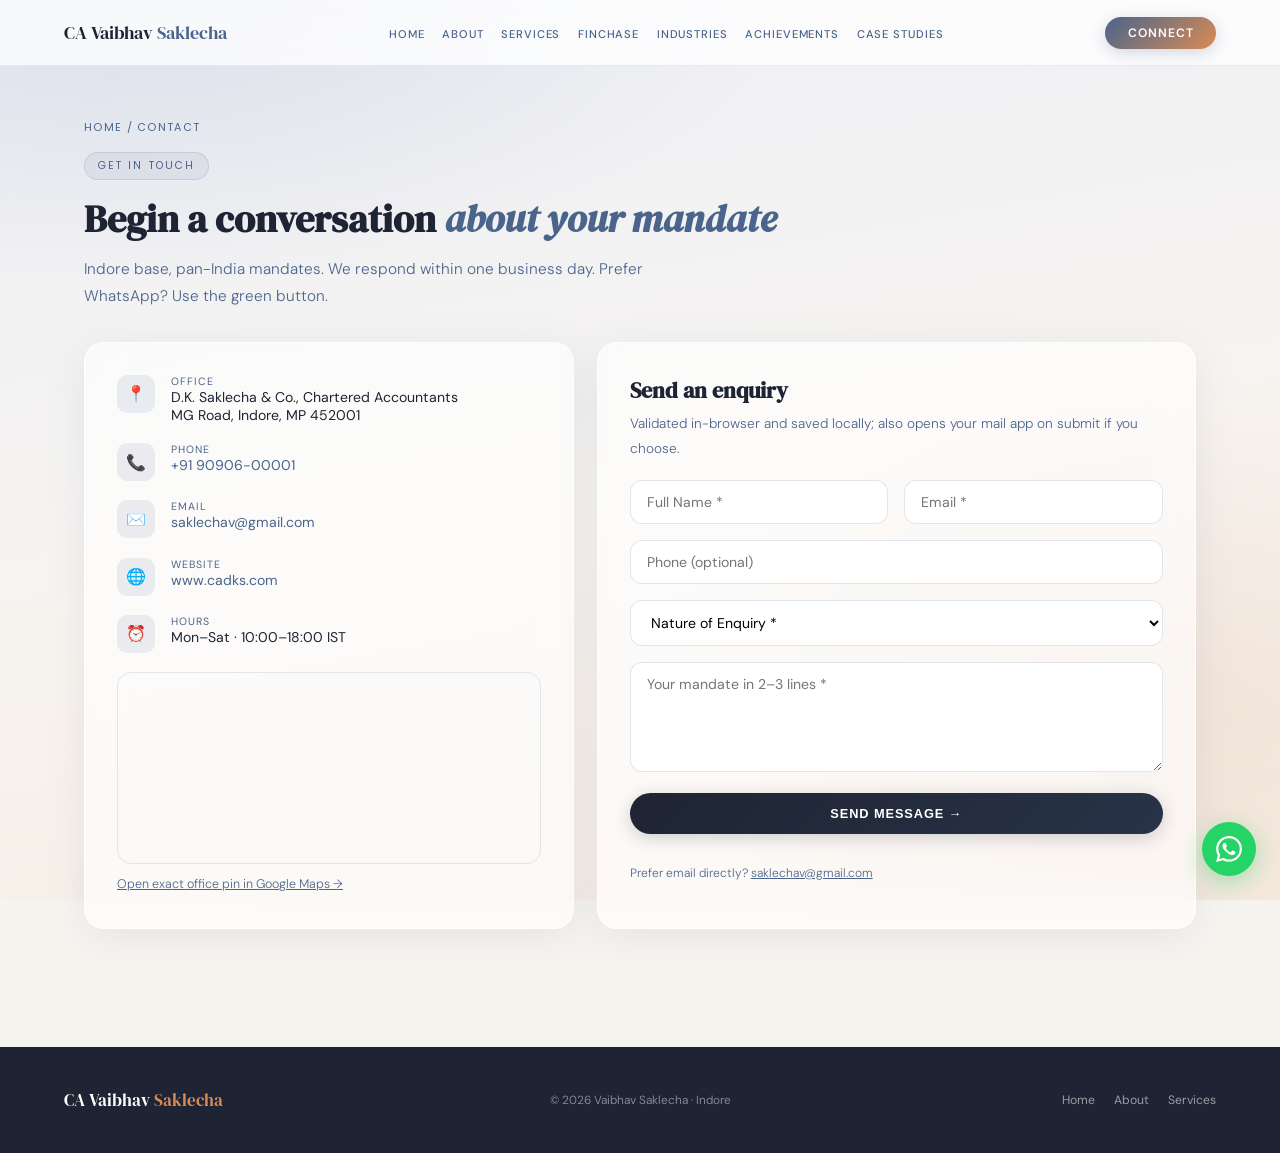
<file: contact.html>
<!DOCTYPE html>
<html lang="en"><head><meta charset="UTF-8"><meta name="viewport" content="width=device-width, initial-scale=1.0">
<title>Contact | CA Vaibhav Saklecha — Indore</title>
<meta name="description" content="Contact D.K. Saklecha & Co., MG Road Indore. Phone, email, map and enquiry form for project finance, IPO, ESG mandates.">
<link rel="icon" type="image/png" href="ca-india.png"><link rel="preconnect" href="https://fonts.googleapis.com">
<link href="https://fonts.googleapis.com/css2?family=DM+Serif+Display:ital@0;1&family=DM+Sans:wght@300;400;500;600&family=Poppins:wght@400;500;600&display=swap" rel="stylesheet">
<link rel="stylesheet" href="assets/css/style.css"></head><body>
<nav id="nav"><a href="index.html" class="nav-logo">CA Vaibhav <span>Saklecha</span></a>
<ul class="nav-links"><li><a href="index.html">Home</a></li><li><a href="about.html">About</a></li><li><a href="services.html">Services</a></li><li><a href="finchase.html">Finchase</a></li><li><a href="industries.html">Industries</a></li><li><a href="achievements.html">Achievements</a></li><li><a href="case-studies.html">Case Studies</a></li></ul>
<a href="contact.html" class="nav-cta">Connect</a><button class="nav-burger" id="burger" aria-label="Menu"><span></span><span></span><span></span></button></nav>
<div class="nav-drawer" id="drawer"><a href="index.html" onclick="closeDrawer()">Home</a><a href="about.html" onclick="closeDrawer()">About</a><a href="services.html" onclick="closeDrawer()">Services</a><a href="finchase.html" onclick="closeDrawer()">Finchase</a><a href="industries.html" onclick="closeDrawer()">Industries</a><a href="achievements.html" onclick="closeDrawer()">Achievements</a><a href="case-studies.html" onclick="closeDrawer()">Case Studies</a><a href="contact.html" onclick="closeDrawer()">Contact</a></div>
<main class="page">
<div class="breadcrumb"><a href="index.html">Home</a> / Contact</div>
<span class="section-tag">Get in Touch</span>
<h1 class="section-h2">Begin a conversation <span class="accent">about your mandate</span></h1>
<p class="section-sub">Indore base, pan-India mandates. We respond within one business day. Prefer WhatsApp? Use the green button.</p>
<div class="form-wrap reveal">
<div class="glass info-card">
<div class="ci"><div class="ic">📍</div><div><small>Office</small>D.K. Saklecha & Co., Chartered Accountants<br>MG Road, Indore, MP 452001</div></div>
<div class="ci"><div class="ic">📞</div><div><small>Phone</small><a href="tel:+919090600001" style="color:var(--teal);text-decoration:none">+91 90906-00001</a></div></div>
<div class="ci"><div class="ic">✉️</div><div><small>Email</small><a href="mailto:saklechav@gmail.com" style="color:var(--teal);text-decoration:none">saklechav@gmail.com</a></div></div>
<div class="ci"><div class="ic">🌐</div><div><small>Website</small><a href="http://www.cadks.com/" target="_blank" rel="noopener" style="color:var(--teal);text-decoration:none">www.cadks.com</a></div></div>
<div class="ci"><div class="ic">⏰</div><div><small>Hours</small>Mon–Sat · 10:00–18:00 IST</div></div>
<div class="map"><iframe title="Map — D K Saklecha & Co, MG Road Indore" loading="lazy" src="https://maps.google.com/maps?q=D%20K%20Saklecha%20%26%20Co%2C%20Indore%2C%20Madhya%20Pradesh&output=embed&z=17"></iframe></div>
<p class="lead" style="font-size:.78rem;margin-top:.6rem"><a href="https://maps.app.goo.gl/ZXBWbHZvzKmLZSfq5" target="_blank" rel="noopener" style="color:var(--teal)">Open exact office pin in Google Maps →</a></p>
</div>
<div class="glass form-card">
<h3 style="font-family:'DM Serif Display',serif;font-size:1.4rem">Send an enquiry</h3>
<p class="lead" style="font-size:.85rem;margin:.4rem 0 1.2rem">Validated in-browser and saved locally; also opens your mail app on submit if you choose.</p>
<form id="qform" novalidate>
<div class="form-row"><div class="f-group"><input id="cf-name" placeholder="Full Name *"></div><div class="f-group"><input id="cf-email" placeholder="Email *"></div></div>
<div class="f-group"><input id="cf-phone" placeholder="Phone (optional)"></div>
<div class="f-group"><select id="cf-type"><option value="">Nature of Enquiry *</option><option>Project Finance Advisory</option><option>IPO / Pre-IPO Advisory</option><option>Capital Structuring & Fundraising</option><option>ESG & Sustainability Reporting</option><option>Audit & Compliance</option><option>M&A Due Diligence</option><option>Government Financial Advisory</option><option>Finchase Platform</option><option>Other</option></select></div>
<div class="f-group"><textarea id="cf-msg" placeholder="Your mandate in 2–3 lines *"></textarea></div>
<button class="btn-primary" type="submit" style="width:100%">Send Message →</button>
<p class="form-msg" id="formMsg"></p>
<p class="lead" style="font-size:.75rem">Prefer email directly? <a href="mailto:saklechav@gmail.com?subject=New%20Enquiry%20—%20Website" style="color:var(--teal)">saklechav@gmail.com</a></p>
</form>
</div>
</div>
</main>
<footer><div class="footer-logo">CA Vaibhav <span>Saklecha</span></div><div class="footer-copy">© <span data-year>2026</span> Vaibhav Saklecha · Indore</div><div class="footer-links"><a href="index.html">Home</a><a href="about.html">About</a><a href="services.html">Services</a></div></footer>
<a class="wa-float" href="https://wa.me/919090600001?text=Hello%20CA%20Vaibhav%20Saklecha%2C%20I%20would%20like%20to%20discuss%20a%20mandate." target="_blank" rel="noopener" aria-label="WhatsApp"><svg viewBox="0 0 24 24" fill="white" width="26" height="26"><path d="M17.472 14.382c-.297-.149-1.758-.867-2.03-.967-.273-.099-.471-.148-.67.15-.197.297-.767.966-.94 1.164-.173.199-.347.223-.644.075-.297-.15-1.255-.463-2.39-1.475-.883-.788-1.48-1.761-1.653-2.059-.173-.297-.018-.458.13-.606.134-.133.298-.347.446-.52.149-.174.198-.298.298-.497.099-.198.05-.371-.025-.52-.075-.149-.669-1.612-.916-2.207-.242-.579-.487-.5-.669-.51-.173-.008-.371-.01-.57-.01-.198 0-.52.074-.792.372-.272.297-1.04 1.016-1.04 2.479 0 1.462 1.065 2.875 1.213 3.074.149.198 2.096 3.2 5.077 4.487.709.306 1.262.489 1.694.625.712.227 1.36.195 1.871.118.571-.085 1.758-.719 2.006-1.413.248-.694.248-1.289.173-1.413-.074-.124-.272-.198-.57-.347m-5.421 7.403h-.004a9.87 9.87 0 0 1-5.031-1.378l-.361-.214-3.741.982.998-3.648-.235-.374a9.86 9.86 0 0 1-1.51-5.26c.001-5.45 4.436-9.884 9.888-9.884 2.64 0 5.122 1.03 6.988 2.898a9.825 9.825 0 0 1 2.893 6.994c-.003 5.45-4.437 9.884-9.885 9.884m8.413-18.297A11.815 11.815 0 0 0 12.05 0C5.495 0 .16 5.335.157 11.892c0 2.096.547 4.142 1.588 5.945L.057 24l6.305-1.654a11.882 11.882 0 0 0 5.683 1.448h.005c6.554 0 11.89-5.335 11.893-11.893a11.821 11.821 0 0 0-3.48-8.413z"/></svg></a>
<button id="toTop" aria-label="Back to top">↑</button>
<script src="assets/js/data.js"></script><script src="assets/js/main.js"></script>
<script>// preselect type from ?type=
const t=new URLSearchParams(location.search).get('type');if(t){const s=document.getElementById('cf-type');[...s.options].forEach(o=>{if(o.text===t)s.value=o.text;});if([...s.options].some(o=>o.text===t))s.value=t;}</script>
</body></html>
</file>
<file: assets/css/style.css>
/* CA Vaibhav Saklecha — Multi-page site | Shared stylesheet */
*,*::before,*::after{margin:0;padding:0;box-sizing:border-box}
:root{
  --teal:#4A648C; --teal-light:#D98B55; --teal-pale:#EBF0F7;
  --amber:#B86A34; --slate:#1E2433; --slate-mid:#283347; --slate-muted:#4A648C;
  --offwhite:#F7F4F0; --white:#fff;
  --glass-bg:rgba(255,255,255,.62); --glass-border:rgba(255,255,255,.85);
  --glass-shadow:0 8px 40px rgba(74,100,140,.10); --glass-blur:blur(18px);
  --radius:20px;
}
html{scroll-behavior:smooth}
body{font-family:'DM Sans',sans-serif;background:var(--offwhite);color:var(--slate);overflow-x:hidden}
body::before{content:'';position:fixed;inset:0;z-index:-2;background:radial-gradient(ellipse 80% 50% at 10% 0%,rgba(74,100,140,.12) 0%,transparent 65%),radial-gradient(ellipse 60% 60% at 90% 80%,rgba(184,106,52,.09) 0%,transparent 65%),linear-gradient(170deg,#EEF0F7 0%,#F7F4F0 55%,#F7EDE4 100%)}
img{max-width:100%;display:block}
a{color:inherit}
/* NAV */
nav{position:fixed;top:0;left:0;right:0;z-index:100;display:flex;align-items:center;justify-content:space-between;padding:0 5vw;height:66px;background:rgba(255,255,255,.78);backdrop-filter:var(--glass-blur);-webkit-backdrop-filter:var(--glass-blur);border-bottom:1px solid rgba(74,100,140,.12)}
nav.scrolled{box-shadow:0 2px 28px rgba(74,100,140,.12)}
.nav-logo{font-family:'DM Serif Display',serif;font-size:1.1rem;color:var(--slate);text-decoration:none}
.nav-logo span{color:var(--teal)}
.nav-links{display:flex;gap:1.1rem;list-style:none}
.nav-links a{font-size:.7rem;font-weight:500;letter-spacing:.08em;text-transform:uppercase;color:var(--slate-muted);text-decoration:none;transition:color .2s;padding:.3rem 0;position:relative}
.nav-links a:hover,.nav-links a.active,.nav-links a.active{color:var(--teal)}
.nav-links a.active::after{content:'';position:absolute;left:0;right:0;bottom:-4px;height:2px;background:linear-gradient(90deg,var(--teal),var(--teal-light));border-radius:2px}
.nav-cta{font-size:.76rem;font-weight:600;letter-spacing:.08em;text-transform:uppercase;color:#fff;background:linear-gradient(135deg,var(--teal),var(--teal-light));padding:.5rem 1.4rem;border-radius:50px;text-decoration:none;box-shadow:0 4px 16px rgba(74,100,140,.25);transition:transform .25s ease,box-shadow .25s ease}
.nav-cta:hover{transform:translateY(-2px);box-shadow:0 8px 24px rgba(74,100,140,.32)}
.nav-burger{display:none;flex-direction:column;gap:5px;cursor:pointer;background:none;border:none;padding:4px}
.nav-burger span{display:block;width:22px;height:2px;background:var(--slate);border-radius:2px;transition:all .25s}
.nav-burger.open span:nth-child(1){transform:translateY(7px) rotate(45deg)}
.nav-burger.open span:nth-child(2){opacity:0}
.nav-burger.open span:nth-child(3){transform:translateY(-7px) rotate(-45deg)}
.nav-drawer{display:none;position:fixed;top:66px;left:0;right:0;background:rgba(255,255,255,.96);backdrop-filter:var(--glass-blur);border-bottom:1px solid rgba(74,100,140,.1);padding:1rem 5vw 1.5rem;flex-direction:column;z-index:99;box-shadow:0 8px 24px rgba(74,100,140,.1)}
.nav-drawer.open{display:flex}
.nav-drawer a{padding:.7rem 0;font-size:.9rem;font-weight:500;color:var(--slate);text-decoration:none;border-bottom:1px solid rgba(74,100,140,.08)}
/* LAYOUT */
.page{padding:120px 5vw 70px;max-width:1240px;margin:0 auto}
.page-hero{display:grid;grid-template-columns:1.1fr .9fr;gap:4vw;align-items:center;margin-bottom:3rem}
.breadcrumb{font-family:'Poppins',sans-serif;font-size:.68rem;letter-spacing:.12em;text-transform:uppercase;color:var(--slate-muted);margin-bottom:1rem}
.breadcrumb a{color:var(--teal);text-decoration:none}
.section-tag{display:inline-block;font-family:'Poppins',sans-serif;font-size:.66rem;letter-spacing:.2em;text-transform:uppercase;color:var(--teal);background:rgba(74,100,140,.08);border:1px solid rgba(74,100,140,.15);padding:.3rem .8rem;border-radius:50px;margin-bottom:1.1rem}
.section-h2{font-family:'DM Serif Display',serif;font-size:clamp(1.9rem,3vw,2.9rem);line-height:1.12;margin-bottom:1rem}
.section-h2 .accent{color:var(--teal);font-style:italic}
.section-sub{font-size:.96rem;font-weight:300;line-height:1.75;color:var(--slate-muted);max-width:560px}
.lead{font-size:1rem;font-weight:300;line-height:1.8;color:var(--slate-muted)}
.glass{background:var(--glass-bg);backdrop-filter:var(--glass-blur);-webkit-backdrop-filter:var(--glass-blur);border:1px solid var(--glass-border);border-radius:var(--radius);box-shadow:var(--glass-shadow)}
.btn-primary{background:linear-gradient(135deg,var(--slate),var(--slate-mid));color:#fff;padding:.8rem 2rem;font-size:.8rem;font-weight:600;letter-spacing:.07em;text-transform:uppercase;text-decoration:none;border-radius:50px;display:inline-block;box-shadow:0 4px 18px rgba(30,36,51,.2);border:none;cursor:pointer;transition:transform .25s ease,box-shadow .25s ease}
.btn-primary:hover{transform:translateY(-2px);box-shadow:0 8px 26px rgba(30,36,51,.28)}
.btn-outline{border:1.5px solid rgba(74,100,140,.35);color:var(--teal);padding:.8rem 2rem;font-size:.8rem;font-weight:600;letter-spacing:.07em;text-transform:uppercase;text-decoration:none;border-radius:50px;display:inline-block;transition:transform .25s ease,background .25s ease,border-color .25s ease}
.btn-outline:hover{background:rgba(74,100,140,.06);transform:translateY(-2px)}
.btn-row{display:flex;gap:1rem;flex-wrap:wrap;margin-top:1.6rem}
/* HERO home */
.hero{min-height:92vh;display:grid;grid-template-columns:1fr 1fr;align-items:center;padding:110px 5vw 60px;gap:4vw;max-width:1300px;margin:0 auto}
.hero-eyebrow{display:inline-flex;align-items:center;gap:.6rem;font-family:'Poppins',sans-serif;font-size:.7rem;letter-spacing:.18em;text-transform:uppercase;color:var(--teal);background:rgba(184,106,52,.09);border:1px solid rgba(74,100,140,.18);padding:.35rem .9rem;border-radius:50px;margin-bottom:1.6rem}
.hero-eyebrow::before{content:'';width:6px;height:6px;border-radius:50%;background:var(--teal)}
.hero h1{font-family:'DM Serif Display',serif;font-size:clamp(2.1rem,3.6vw,3.5rem);line-height:1.06;margin-bottom:1.4rem}
.hero h1 .accent{color:var(--teal);font-style:italic}
.hero-desc{font-size:1rem;font-weight:300;line-height:1.78;color:var(--slate-muted);max-width:500px;margin-bottom:2rem}
.hero-photo{position:relative;border-radius:24px;overflow:hidden;box-shadow:0 24px 70px rgba(30,36,51,.22);border:1px solid rgba(255,255,255,.7)}
.hero-photo img{width:100%;height:520px;object-fit:cover;object-position:top center}
.hero-photo figcaption{position:absolute;left:16px;right:16px;bottom:16px;background:rgba(255,255,255,.85);backdrop-filter:blur(14px);border-radius:14px;padding:.9rem 1.1rem;display:flex;gap:.9rem;align-items:center}
.hero-photo .dot{width:40px;height:40px;border-radius:50%;background:linear-gradient(135deg,var(--teal),var(--teal-light));display:flex;align-items:center;justify-content:center;color:#fff;font-family:'DM Serif Display',serif;flex-shrink:0}
.hero-photo strong{display:block;font-size:.86rem}
.hero-photo span{font-size:.78rem;color:var(--slate-muted)}
.stat-grid{display:grid;grid-template-columns:1fr 1fr;gap:1rem;margin-top:1.6rem}
.stat-card{background:var(--glass-bg);backdrop-filter:var(--glass-blur);border:1px solid var(--glass-border);border-radius:18px;padding:1.3rem;box-shadow:var(--glass-shadow);position:relative;overflow:hidden;transition:transform .25s ease,box-shadow .25s ease}
.stat-card::after{content:'';position:absolute;top:0;left:0;right:0;height:3px;background:linear-gradient(90deg,var(--teal),var(--teal-light));opacity:0;transition:opacity .25s ease}
.stat-card:hover::after{opacity:1}
.stat-card:hover{transform:translateY(-4px);box-shadow:0 16px 44px rgba(74,100,140,.16)}
.stat-num{font-family:'DM Serif Display',serif;font-size:2rem;line-height:1;margin-bottom:.3rem}
.stat-num span{font-size:1rem;color:var(--teal-light)}
.stat-label{font-size:.68rem;font-weight:500;letter-spacing:.09em;text-transform:uppercase;color:var(--slate-muted)}
/* PHOTO STRIP / MARQUEE */
.strip{display:grid;grid-template-columns:repeat(4,1fr);gap:1rem;margin:2.5rem 0}
.strip figure{border-radius:16px;overflow:hidden;position:relative;height:190px;box-shadow:var(--glass-shadow);border:1px solid var(--glass-border)}
.strip img{width:100%;height:100%;object-fit:cover;transition:transform .5s}
.strip figure:hover img{transform:scale(1.06)}
.strip figcaption{position:absolute;left:0;right:0;bottom:0;padding:.6rem .9rem;background:linear-gradient(transparent,rgba(20,28,45,.78));color:#fff;font-size:.72rem;letter-spacing:.06em;text-transform:uppercase}
/* CARDS */
.grid-3{display:grid;grid-template-columns:repeat(3,1fr);gap:1.2rem;margin-top:2.2rem}
.grid-2{display:grid;grid-template-columns:1fr 1fr;gap:1.2rem;margin-top:2.2rem}
.grid-4{display:grid;grid-template-columns:repeat(4,1fr);gap:1px;background:rgba(74,100,140,.12);border-radius:18px;overflow:hidden;margin-top:2.2rem;align-items:stretch}
.grid-4>a{display:flex;text-decoration:none;color:inherit;min-height:100%}
.card{background:var(--glass-bg);backdrop-filter:var(--glass-blur);border:1px solid var(--glass-border);border-radius:18px;padding:1.8rem;box-shadow:var(--glass-shadow);transition:transform .25s ease,box-shadow .25s ease}
.card:hover{transform:translateY(-5px);box-shadow:0 20px 55px rgba(74,100,140,.18)}
.card img.top{width:100%;height:170px;object-fit:cover;border-radius:12px;margin-bottom:1rem}
.card h3{font-family:'DM Serif Display',serif;font-size:1.08rem;margin-bottom:.5rem}
.card p{font-size:.85rem;line-height:1.7;color:var(--slate-muted)}
.card .meta{font-family:'Poppins',sans-serif;font-size:.64rem;letter-spacing:.12em;text-transform:uppercase;color:var(--teal);margin-bottom:.6rem;display:block}
.card a.more{color:var(--teal);font-size:.8rem;font-weight:600;text-decoration:none}
.svc-cell{background:var(--glass-bg);backdrop-filter:var(--glass-blur);padding:1.7rem 1.5rem;display:flex;flex-direction:column;gap:.45rem;flex:1;width:100%}
.svc-cell:hover{background:linear-gradient(160deg,var(--slate),var(--slate-mid))}
.svc-cell:hover .t{color:#fff}.svc-cell:hover .b{color:rgba(200,220,220,.8)}.svc-cell:hover .n{color:rgba(255,255,255,.08)}
.svc-cell .n{font-family:'DM Serif Display',serif;font-size:1.7rem;color:rgba(74,100,140,.15);line-height:1}
.svc-cell .t{font-family:'DM Serif Display',serif;font-size:.95rem;line-height:1.4;min-height:2.66em;display:flex;align-items:flex-start}
.svc-cell .b{font-size:.78rem;line-height:1.7;color:var(--slate-muted);flex:1}
.svc-cell img{width:100%;height:120px;object-fit:cover;border-radius:10px;margin-bottom:.4rem;flex-shrink:0}
/* DARK BAND */
.band{background:#232B3E;border-radius:26px;padding:56px 4vw;margin:3rem auto 0;max-width:1240px}
.band.light{margin-top:2rem}
.band .section-h2{color:#E8EDF5}
.band .section-tag{color:var(--teal-light);background:rgba(217,139,85,.12);border-color:rgba(217,139,85,.25)}
.impact-grid{display:grid;grid-template-columns:repeat(3,1fr);gap:1.2rem;margin-top:2rem}
.impact-item{background:#232B3E;border-radius:18px;padding:1.8rem;text-align:center;box-shadow:6px 6px 14px rgba(10,14,22,.55),-4px -4px 10px rgba(255,255,255,.04);border:1px solid rgba(255,255,255,.06)}
.impact-big{font-family:'DM Serif Display',serif;font-size:2.4rem;color:#E8EDF5}
.impact-big span{color:var(--teal-light)}
.impact-label{font-size:.66rem;letter-spacing:.14em;text-transform:uppercase;color:rgba(255,255,255,.4)}
.ach-item{display:flex;gap:1.4rem;padding:1.4rem 0;border-bottom:1px solid rgba(255,255,255,.1)}
.ach-n{font-family:'Poppins',sans-serif;color:var(--teal-light);width:2.2rem;flex-shrink:0}
.ach-title{color:#fff;font-weight:600;margin-bottom:.25rem}
.ach-sub{color:rgba(255,255,255,.55);font-size:.84rem;line-height:1.6}
/* FILTERS */
.filters{display:flex;gap:.6rem;flex-wrap:wrap;margin-top:1.4rem}
.filter-btn{border:1.5px solid rgba(74,100,140,.2);background:#fff;color:var(--slate-muted);border-radius:50px;padding:.45rem 1.1rem;font-size:.76rem;font-weight:600;letter-spacing:.05em;cursor:pointer;transition:transform .25s ease,background .25s ease,color .25s ease,border-color .25s ease}
.filter-btn.active,.filter-btn:hover{background:linear-gradient(135deg,var(--teal),var(--teal-light));color:#fff;border-color:transparent}
/* GALLERY */
.gallery{display:grid;grid-template-columns:2fr 1fr 1fr;grid-template-rows:220px 220px;gap:.9rem;margin-top:2rem}
.gallery figure{border-radius:16px;overflow:hidden;position:relative}
.gallery figure:first-child{grid-row:span 2}
.gallery img{width:100%;height:100%;object-fit:cover;transition:transform .5s}
.gallery figure:hover img{transform:scale(1.05)}
.gallery figcaption{position:absolute;bottom:0;left:0;right:0;padding:.7rem 1rem;background:linear-gradient(transparent,rgba(15,22,38,.8));color:#fff;font-size:.74rem}
/* INDUSTRY IMAGE TILES — image-only selector, name overlaid at bottom */
.ind-grid{display:grid;grid-template-columns:repeat(4,1fr);grid-auto-rows:190px;gap:.9rem;margin-top:2rem}
.ind-tile{position:relative;border:none;padding:0;border-radius:16px;overflow:hidden;cursor:pointer;box-shadow:var(--glass-shadow);border:1px solid var(--glass-border);background:#dfe5ef;transition:transform .25s ease,box-shadow .25s ease;text-align:left;font-family:inherit}
.ind-tile:first-child{grid-column:span 2;grid-row:span 2}
.ind-tile img{width:100%;height:100%;object-fit:cover;display:block;transition:transform .5s ease}
.ind-tile:hover img{transform:scale(1.06)}
.ind-tile figcaption{position:absolute;left:0;right:0;bottom:0;padding:.65rem .95rem;background:linear-gradient(transparent,rgba(15,22,38,.82));color:#fff;font-size:.74rem;font-weight:500;letter-spacing:.02em;line-height:1.35}
.ind-tile:hover{transform:translateY(-3px);box-shadow:0 18px 48px rgba(74,100,140,.2)}
.ind-tile.active{outline:3px solid var(--teal-light);outline-offset:2px}
.ind-tile.active figcaption{background:linear-gradient(transparent,rgba(74,100,140,.92))}
.ind-detail{padding:1.8rem;margin-top:1.4rem}
.ind-detail h3{font-family:'DM Serif Display',serif;font-size:1.35rem;margin-bottom:.2rem}
@media(max-width:1000px){.ind-grid{grid-template-columns:repeat(3,1fr)}}
@media(max-width:700px){.ind-grid{grid-template-columns:repeat(2,1fr);grid-auto-rows:170px}.ind-tile:first-child{grid-column:span 2;grid-row:span 1}}
/* TIMELINE */
.timeline{margin-top:2rem;border-left:2px solid rgba(74,100,140,.18);padding-left:1.8rem;display:flex;flex-direction:column;gap:1.6rem}
.timeline .t-item{position:relative}
.timeline .t-item::before{content:'';position:absolute;left:-2.35rem;top:.2rem;width:14px;height:14px;border-radius:50%;background:linear-gradient(135deg,var(--teal),var(--teal-light));box-shadow:0 0 0 4px #fff}
.t-year{font-family:'Poppins',sans-serif;font-size:.7rem;letter-spacing:.12em;color:var(--teal);text-transform:uppercase}
.t-item h4{font-family:'DM Serif Display',serif;font-size:1.05rem;margin:.2rem 0}
.t-item p{font-size:.86rem;color:var(--slate-muted);line-height:1.7}
/* TESTIMONIALS */
.testi{margin-top:2.5rem;position:relative}
.testi-track{display:grid;grid-template-columns:repeat(3,1fr);gap:1rem}
.testi-card{padding:1.6rem;font-size:.85rem;line-height:1.7;color:var(--slate-muted)}
.testi-card strong{color:var(--slate);display:block;margin-top:.7rem}
.stars{color:var(--teal-light);letter-spacing:.15em;margin-bottom:.6rem}
/* FAQ */
.faq{margin-top:1.6rem}
.faq details{background:#fff;border:1px solid rgba(74,100,140,.14);border-radius:14px;padding:1rem 1.2rem;margin-bottom:.7rem}
.faq summary{cursor:pointer;font-weight:600;font-size:.9rem}
.faq p{margin-top:.6rem;font-size:.85rem;line-height:1.7;color:var(--slate-muted)}
/* FORM */
.form-wrap{display:grid;grid-template-columns:.9fr 1.1fr;gap:1.4rem;margin-top:2rem}
.info-card,.form-card{padding:2rem}
.ci{display:flex;gap:1rem;margin-bottom:1.2rem}
.ci .ic{width:38px;height:38px;border-radius:10px;background:rgba(74,100,140,.1);display:flex;align-items:center;justify-content:center;flex-shrink:0;font-size:1rem}
.ci small{display:block;font-size:.66rem;letter-spacing:.1em;text-transform:uppercase;color:var(--slate-muted)}
.ci div:last-child{font-size:.88rem}
input,select,textarea{width:100%;padding:.75rem 1rem;border:1.5px solid rgba(74,100,140,.16);border-radius:12px;font-family:inherit;font-size:.88rem;background:#fff;outline:none}
input:focus,select:focus,textarea:focus{border-color:var(--teal);box-shadow:0 0 0 3px rgba(74,100,140,.12)}
.form-row{display:grid;grid-template-columns:1fr 1fr;gap:1rem}
.f-group{margin-bottom:1rem}
textarea{min-height:110px;resize:vertical}
.form-msg{font-size:.84rem;margin-top:.8rem;min-height:1.2em}
.form-msg.ok{color:#1a7f37}.form-msg.err{color:#b42318}
.map{border-radius:14px;overflow:hidden;margin-top:1rem;border:1px solid rgba(74,100,140,.14)}
.map iframe{width:100%;height:190px;border:0;display:block}
/* FOOTER */
footer{background:var(--slate);padding:2.6rem 5vw;display:grid;grid-template-columns:1fr auto 1fr;align-items:center;gap:1.5rem;margin-top:3rem}
.footer-logo{font-family:'DM Serif Display',serif;color:#fff;font-size:1.05rem}
.footer-logo span{color:var(--teal-light)}
.footer-copy{font-size:.74rem;color:rgba(255,255,255,.45);text-align:center}
.footer-links{display:flex;gap:1.2rem;justify-content:flex-end;flex-wrap:wrap}
.footer-links a{font-size:.76rem;color:rgba(255,255,255,.55);text-decoration:none}
.footer-links a:hover{color:var(--teal-light)}
.wa-float{position:fixed;bottom:24px;right:24px;z-index:150;width:54px;height:54px;border-radius:50%;background:#25D366;display:flex;align-items:center;justify-content:center;box-shadow:0 6px 24px rgba(37,211,102,.4)}
#toTop{position:fixed;bottom:24px;left:24px;z-index:150;width:42px;height:42px;border-radius:50%;border:1px solid rgba(74,100,140,.2);background:#fff;cursor:pointer;display:none;box-shadow:var(--glass-shadow)}
#toTop.show{display:block}
.reveal{opacity:0;transform:translateY(26px);transition:opacity .6s ease,transform .6s ease}
.reveal.visible{opacity:1;transform:none}
.prose p{font-size:.92rem;line-height:1.8;color:var(--slate-muted);margin-bottom:1rem}
.prose h3{font-family:'DM Serif Display',serif;margin:1.4rem 0 .6rem}
.metric-row{display:flex;gap:1.4rem;flex-wrap:wrap;margin:1.2rem 0}
.metric{background:#fff;border:1px solid rgba(74,100,140,.12);border-radius:14px;padding:1rem 1.3rem}
.metric b{font-family:'DM Serif Display',serif;font-size:1.6rem;display:block}
.metric b span{color:var(--teal);font-size:.95rem}
.metric small{font-size:.68rem;letter-spacing:.08em;text-transform:uppercase;color:var(--slate-muted)}
.pill-row{display:flex;flex-wrap:wrap;gap:.6rem;margin-top:1.2rem}
.pill{background:#fff;border:1px solid rgba(74,100,140,.14);border-radius:50px;padding:.5rem 1.1rem;font-size:.8rem}
.pill:hover{background:linear-gradient(135deg,var(--teal),var(--teal-light));color:#fff}
.avatar{width:100%;height:420px;object-fit:cover;object-position:top center;border-radius:18px}
/* ── SPACING RHYTHM & OVERFLOW SAFETY ── */
html{overflow-x:hidden}
.page>*,.hero>*,.page-hero>*{min-width:0}
.page>section{margin-top:3rem;margin-bottom:0}
.page>section:first-of-type{margin-top:2.5rem}
.section-tag{margin-bottom:1.1rem}
.section-h2{overflow-wrap:break-word}
.t-item{min-width:0}
.t-item p,.lead,.section-sub,.card p,.prose p{overflow-wrap:break-word}
/* CTA split card (replaces inline 1fr auto grids that overflowed on mobile) */
.cta-split{padding:2.4rem;display:grid;grid-template-columns:1fr auto;gap:1.5rem;align-items:center}
.cta-split .btn-row{margin-top:0;justify-content:flex-end}
@media(max-width:800px){.cta-split{grid-template-columns:1fr;padding:1.6rem}.cta-split .btn-row{justify-content:flex-start}.cta-split .btn-primary{width:100%;text-align:center}}
@media(max-width:560px){.glass{border-radius:16px}.band{padding:40px 6vw}.ind-detail{padding:1.4rem}.metric{padding:.85rem 1rem}.metric b{font-size:1.3rem}}
@media(max-width:1000px){.grid-3{grid-template-columns:1fr 1fr}.grid-4{grid-template-columns:1fr 1fr}.testi-track{grid-template-columns:1fr 1fr}.strip{grid-template-columns:1fr 1fr}.gallery{grid-template-columns:1fr 1fr;grid-template-rows:200px 200px 200px}}
@media(max-width:800px){.nav-links,.nav-cta{display:none}.nav-burger{display:flex}.hero,.page-hero,.grid-2,.form-wrap{grid-template-columns:1fr}.hero-photo img{height:360px}.impact-grid{grid-template-columns:1fr 1fr}.band{margin:3rem 3vw 0}footer{grid-template-columns:1fr;text-align:center}.footer-links{justify-content:center}}
@media(max-width:560px){.grid-3,.testi-track,.grid-4{grid-template-columns:1fr}.form-row{grid-template-columns:1fr}.strip{grid-template-columns:1fr}.gallery{grid-template-columns:1fr;grid-template-rows:repeat(5,220px)}.gallery figure:first-child{grid-row:auto}}
@media(prefers-reduced-motion:reduce){.reveal{opacity:1;transform:none}*{animation:none!important;transition:none!important}}
</file>
